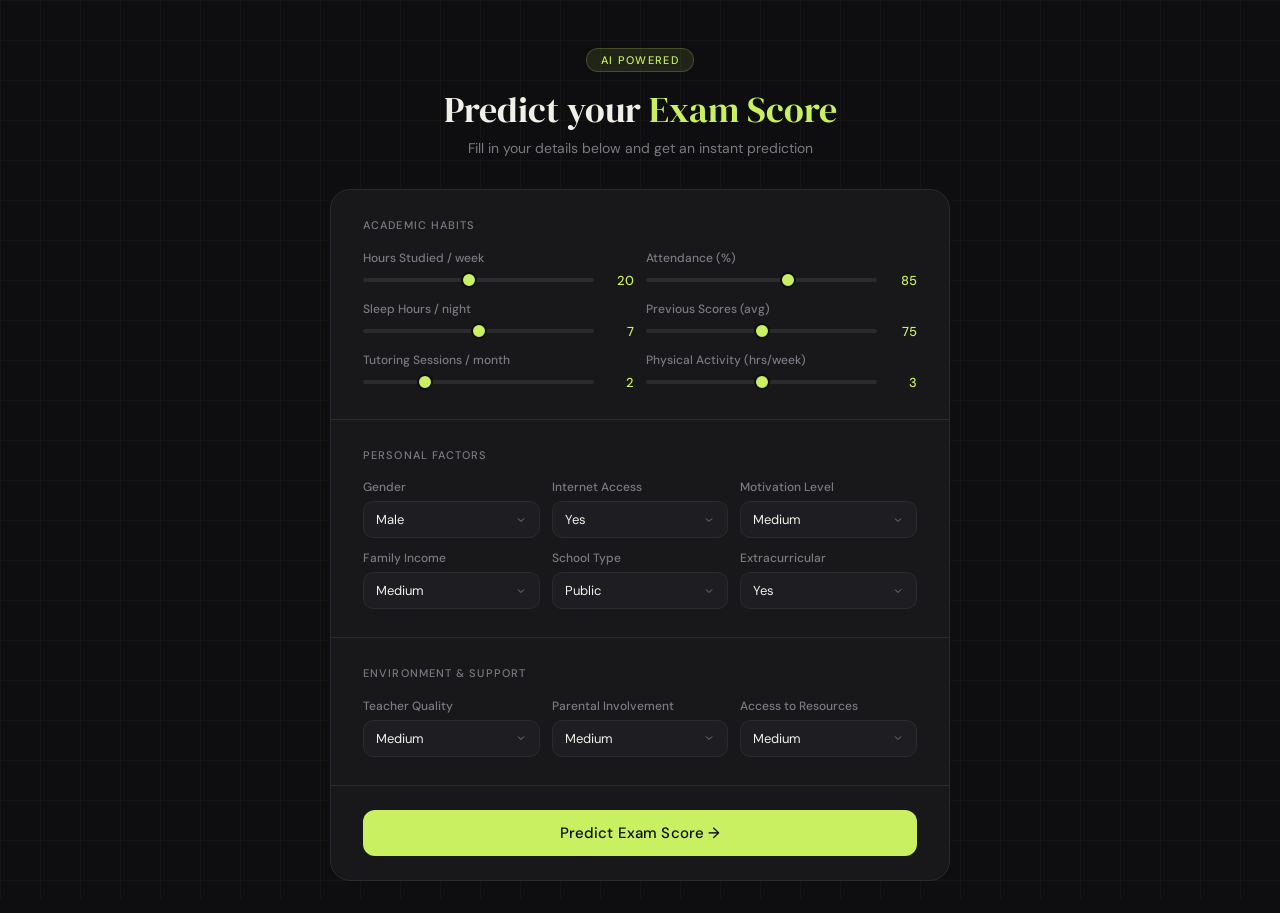
<file: templates/index.html>
<!DOCTYPE html>
<html lang="en">
<head>
  <meta charset="UTF-8" />
  <meta name="viewport" content="width=device-width, initial-scale=1.0"/>
  <title>Student Performance Predictor</title>
  <link href="https://fonts.googleapis.com/css2?family=DM+Serif+Display&family=DM+Sans:wght@300;400;500&display=swap" rel="stylesheet"/>
  <style>
    *, *::before, *::after { box-sizing: border-box; margin: 0; padding: 0; }

    :root {
      --bg: #0e0e10;
      --card: #18181b;
      --border: #2a2a2f;
      --text: #f0efe8;
      --muted: #7a7a82;
      --accent: #c8f060;
      --input-bg: #1e1e22;
    }

    body {
      background: var(--bg);
      color: var(--text);
      font-family: 'DM Sans', sans-serif;
      min-height: 100vh;
      padding: 2rem 1rem;
    }

    body::before {
      content: '';
      position: fixed;
      inset: 0;
      background-image:
        linear-gradient(rgba(200,240,96,0.03) 1px, transparent 1px),
        linear-gradient(90deg, rgba(200,240,96,0.03) 1px, transparent 1px);
      background-size: 40px 40px;
      pointer-events: none;
    }

    .wrapper {
      max-width: 620px;
      margin: 0 auto;
      animation: fadeUp 0.6s ease both;
    }

    @keyframes fadeUp {
      from { opacity: 0; transform: translateY(24px); }
      to   { opacity: 1; transform: translateY(0); }
    }

    /* Header */
    .header {
      text-align: center;
      margin-bottom: 2rem;
      padding-top: 1rem;
    }

    .header-tag {
      display: inline-block;
      font-size: 11px;
      font-weight: 500;
      letter-spacing: 0.12em;
      text-transform: uppercase;
      color: var(--accent);
      background: rgba(200,240,96,0.1);
      border: 1px solid rgba(200,240,96,0.2);
      padding: 4px 14px;
      border-radius: 999px;
      margin-bottom: 1rem;
    }

    .header h1 {
      font-family: 'DM Serif Display', serif;
      font-size: 36px;
      font-weight: 400;
      color: var(--text);
      line-height: 1.2;
      margin-bottom: 0.5rem;
    }

    .header h1 span { color: var(--accent); }

    .header p {
      font-size: 14px;
      color: var(--muted);
    }

    /* Card */
    .card {
      background: var(--card);
      border: 1px solid var(--border);
      border-radius: 20px;
      overflow: hidden;
    }

    /* Section */
    .section {
      padding: 1.75rem 2rem;
      border-bottom: 1px solid var(--border);
    }

    .section:last-of-type { border-bottom: none; }

    .section-title {
      font-size: 11px;
      font-weight: 500;
      letter-spacing: 0.1em;
      text-transform: uppercase;
      color: var(--muted);
      margin-bottom: 1.1rem;
    }

    /* Grid */
    .grid-2 { display: grid; grid-template-columns: 1fr 1fr; gap: 12px; }
    .grid-3 { display: grid; grid-template-columns: 1fr 1fr 1fr; gap: 12px; }

    @media (max-width: 500px) {
      .grid-2, .grid-3 { grid-template-columns: 1fr; }
    }

    /* Field */
    .field { display: flex; flex-direction: column; gap: 6px; }

    .field label {
      font-size: 12px;
      color: var(--muted);
      font-weight: 500;
    }

    /* Range slider */
    .range-row {
      display: flex;
      align-items: center;
      gap: 8px;
    }

    .range-row input[type=range] {
      flex: 1;
      -webkit-appearance: none;
      height: 4px;
      background: var(--border);
      border-radius: 999px;
      outline: none;
    }

    .range-row input[type=range]::-webkit-slider-thumb {
      -webkit-appearance: none;
      width: 16px;
      height: 16px;
      border-radius: 50%;
      background: var(--accent);
      cursor: pointer;
      border: 2px solid var(--bg);
    }

    .range-val {
      font-size: 13px;
      font-weight: 500;
      color: var(--accent);
      min-width: 32px;
      text-align: right;
    }

    /* Select */
    select {
      width: 100%;
      background: var(--input-bg);
      border: 1px solid var(--border);
      border-radius: 10px;
      color: var(--text);
      font-family: 'DM Sans', sans-serif;
      font-size: 13px;
      padding: 9px 12px;
      outline: none;
      cursor: pointer;
      appearance: none;
      background-image: url("data:image/svg+xml,%3Csvg xmlns='http://www.w3.org/2000/svg' width='12' height='12' viewBox='0 0 24 24' fill='none' stroke='%237a7a82' stroke-width='2'%3E%3Cpath d='M6 9l6 6 6-6'/%3E%3C/svg%3E");
      background-repeat: no-repeat;
      background-position: right 12px center;
      transition: border-color 0.15s;
    }

    select:hover, select:focus {
      border-color: rgba(200,240,96,0.4);
    }

    select option {
      background: #1e1e22;
      color: var(--text);
    }

    /* Submit button */
    .footer {
      padding: 1.5rem 2rem;
    }

    .btn-submit {
      width: 100%;
      padding: 13px;
      background: var(--accent);
      color: #0e0e10;
      border: none;
      border-radius: 12px;
      font-family: 'DM Sans', sans-serif;
      font-size: 15px;
      font-weight: 500;
      cursor: pointer;
      transition: opacity 0.15s, transform 0.1s;
      letter-spacing: 0.01em;
    }

    .btn-submit:hover  { opacity: 0.88; }
    .btn-submit:active { transform: scale(0.99); }
  </style>
</head>
<body>

<div class="wrapper">

  <!-- Header -->
  <div class="header">
    <div class="header-tag">AI Powered</div>
    <h1>Predict your <span>Exam Score</span></h1>
    <p>Fill in your details below and get an instant prediction</p>
  </div>

  <!-- Form Card -->
  <div class="card">
    <form action="/predict" method="POST">

      <!-- Academic Habits -->
      <div class="section">
        <p class="section-title">Academic Habits</p>
        <div class="grid-2">

          <div class="field">
            <label>Hours Studied / week</label>
            <div class="range-row">
              <input type="range" name="Hours_Studied" min="0" max="44" value="20" step="1"
                oninput="document.getElementById('v_hs').textContent=this.value">
              <span class="range-val" id="v_hs">20</span>
            </div>
          </div>

          <div class="field">
            <label>Attendance (%)</label>
            <div class="range-row">
              <input type="range" name="Attendance" min="60" max="100" value="85" step="1"
                oninput="document.getElementById('v_att').textContent=this.value">
              <span class="range-val" id="v_att">85</span>
            </div>
          </div>

          <div class="field">
            <label>Sleep Hours / night</label>
            <div class="range-row">
              <input type="range" name="Sleep_Hours" min="4" max="10" value="7" step="1"
                oninput="document.getElementById('v_sl').textContent=this.value">
              <span class="range-val" id="v_sl">7</span>
            </div>
          </div>

          <div class="field">
            <label>Previous Scores (avg)</label>
            <div class="range-row">
              <input type="range" name="Previous_Scores" min="50" max="100" value="75" step="1"
                oninput="document.getElementById('v_ps').textContent=this.value">
              <span class="range-val" id="v_ps">75</span>
            </div>
          </div>

          <div class="field">
            <label>Tutoring Sessions / month</label>
            <div class="range-row">
              <input type="range" name="Tutoring_Sessions" min="0" max="8" value="2" step="1"
                oninput="document.getElementById('v_tut').textContent=this.value">
              <span class="range-val" id="v_tut">2</span>
            </div>
          </div>

          <div class="field">
            <label>Physical Activity (hrs/week)</label>
            <div class="range-row">
              <input type="range" name="Physical_Activity" min="0" max="6" value="3" step="1"
                oninput="document.getElementById('v_phy').textContent=this.value">
              <span class="range-val" id="v_phy">3</span>
            </div>
          </div>

        </div>
      </div>

      <!-- Personal Factors -->
      <div class="section">
        <p class="section-title">Personal Factors</p>
        <div class="grid-3">

          <div class="field">
            <label>Gender</label>
            <select name="Gender">
              <option value="Male">Male</option>
              <option value="Female">Female</option>
            </select>
          </div>

          <div class="field">
            <label>Internet Access</label>
            <select name="Internet_Access">
              <option value="Yes">Yes</option>
              <option value="No">No</option>
            </select>
          </div>

          <div class="field">
            <label>Motivation Level</label>
            <select name="Motivation_Level">
              <option value="High">High</option>
              <option value="Medium" selected>Medium</option>
              <option value="Low">Low</option>
            </select>
          </div>

          <div class="field">
            <label>Family Income</label>
            <select name="Family_Income">
              <option value="High">High</option>
              <option value="Medium" selected>Medium</option>
              <option value="Low">Low</option>
            </select>
          </div>

          <div class="field">
            <label>School Type</label>
            <select name="School_Type">
              <option value="Public">Public</option>
              <option value="Private">Private</option>
            </select>
          </div>

          <div class="field">
            <label>Extracurricular</label>
            <select name="Extracurricular_Activities">
              <option value="Yes">Yes</option>
              <option value="No">No</option>
            </select>
          </div>

        </div>
      </div>

      <!-- Environment -->
      <div class="section">
        <p class="section-title">Environment & Support</p>
        <div class="grid-3">

          <div class="field">
            <label>Teacher Quality</label>
            <select name="Teacher_Quality">
              <option value="High">High</option>
              <option value="Medium" selected>Medium</option>
              <option value="Low">Low</option>
            </select>
          </div>

          <div class="field">
            <label>Parental Involvement</label>
            <select name="Parental_Involvement">
              <option value="High">High</option>
              <option value="Medium" selected>Medium</option>
              <option value="Low">Low</option>
            </select>
          </div>

          <div class="field">
            <label>Access to Resources</label>
            <select name="Access_to_Resources">
              <option value="High">High</option>
              <option value="Medium" selected>Medium</option>
              <option value="Low">Low</option>
            </select>
          </div>

        </div>
      </div>

      <!-- Submit -->
      <div class="footer">
        <button type="submit" class="btn-submit">Predict Exam Score →</button>
      </div>

    </form>
  </div>

</div>
</body>
</html>
</file>
